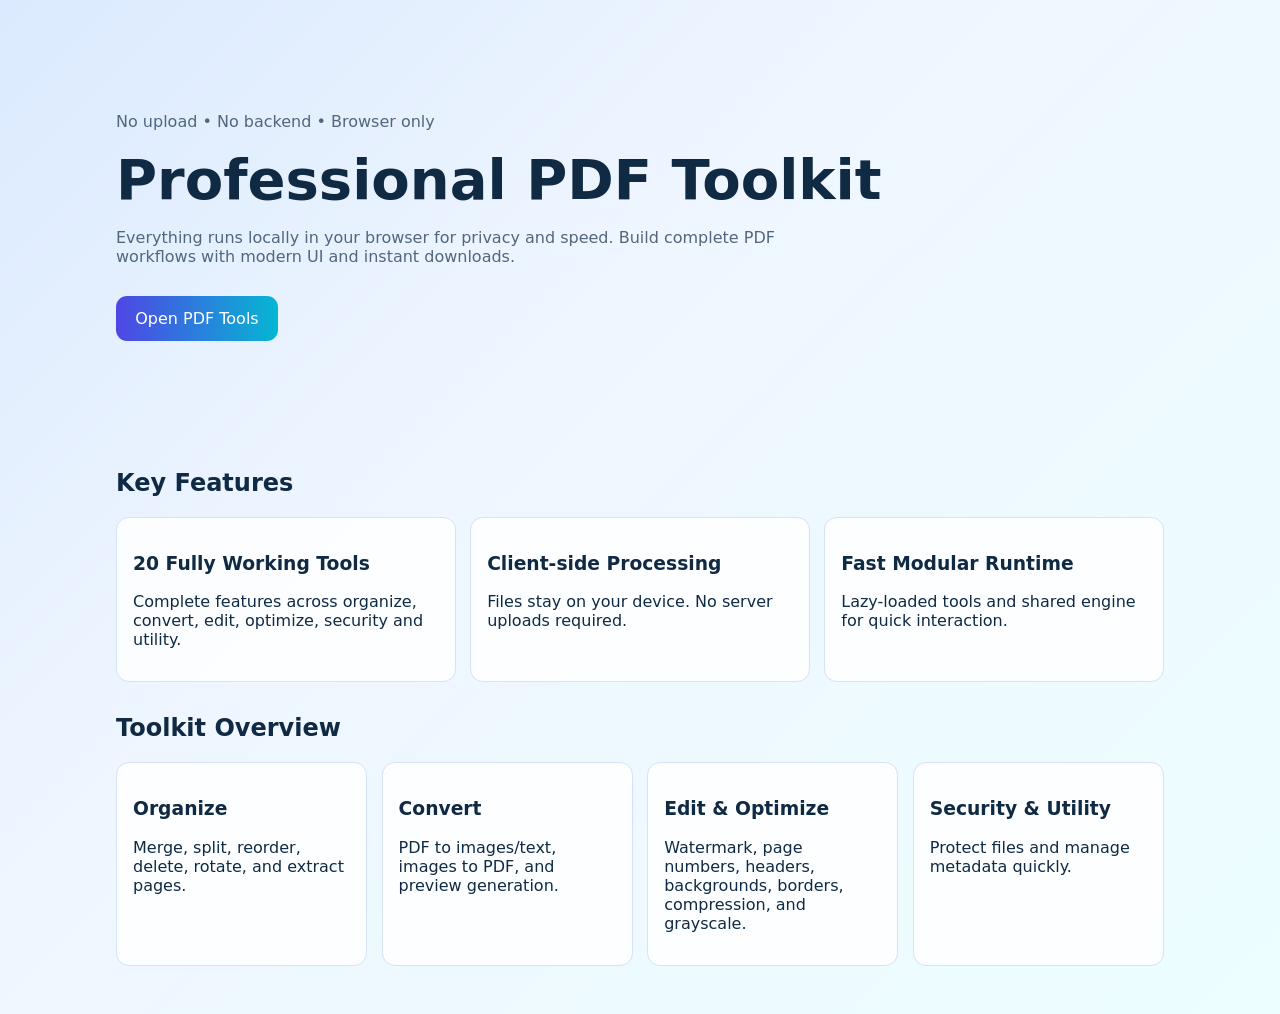
<file: index.html>
<!doctype html>
<html lang="en">
<head>
  <meta charset="UTF-8" />
  <meta name="viewport" content="width=device-width, initial-scale=1.0" />
  <title>PDF Tools - Client Side PDF Toolkit</title>
  <meta name="description" content="Use 20 professional PDF tools directly in your browser. Merge, split, convert, edit, optimize, and secure PDFs with zero server upload." />
  <meta name="keywords" content="pdf tools, merge pdf, split pdf, pdf to image, image to pdf, pdf metadata" />
  <meta property="og:title" content="PDF Tools - Browser PDF Toolkit" />
  <meta property="og:description" content="Fast and secure PDF toolkit that runs completely client-side." />
  <meta property="og:type" content="website" />
  <meta property="og:url" content="https://mranimesh360.github.io/pdf-tools/" />
  <link rel="canonical" href="https://mranimesh360.github.io/pdf-tools/" />
  <meta name="twitter:card" content="summary_large_image" />
  <link rel="stylesheet" href="css/main.css" />
  <script type="application/ld+json">
    {
      "@context": "https://schema.org",
      "@type": "SoftwareApplication",
      "name": "PDF Tools",
      "applicationCategory": "BusinessApplication",
      "operatingSystem": "Any",
      "url": "https://mranimesh360.github.io/pdf-tools/",
      "description": "Professional client-side PDF toolkit with 20 tools for organizing, converting, editing, optimizing, and securing PDFs."
    }
  </script>
</head>
<body>
  <header class="hero">
    <div class="container">
      <p class="small">No upload • No backend • Browser only</p>
      <h1>Professional PDF Toolkit</h1>
      <p>Everything runs locally in your browser for privacy and speed. Build complete PDF workflows with modern UI and instant downloads.</p>
      <a class="btn" href="tools.html">Open PDF Tools</a>
    </div>
  </header>

  <main class="container">
    <section>
      <h2>Key Features</h2>
      <div class="grid">
        <article class="card"><h3>20 Fully Working Tools</h3><p>Complete features across organize, convert, edit, optimize, security and utility.</p></article>
        <article class="card"><h3>Client-side Processing</h3><p>Files stay on your device. No server uploads required.</p></article>
        <article class="card"><h3>Fast Modular Runtime</h3><p>Lazy-loaded tools and shared engine for quick interaction.</p></article>
      </div>
    </section>

    <section>
      <h2>Toolkit Overview</h2>
      <div class="grid">
        <article class="card"><h3>Organize</h3><p>Merge, split, reorder, delete, rotate, and extract pages.</p></article>
        <article class="card"><h3>Convert</h3><p>PDF to images/text, images to PDF, and preview generation.</p></article>
        <article class="card"><h3>Edit & Optimize</h3><p>Watermark, page numbers, headers, backgrounds, borders, compression, and grayscale.</p></article>
        <article class="card"><h3>Security & Utility</h3><p>Protect files and manage metadata quickly.</p></article>
      </div>
    </section>
  </main>
</body>
</html>
</file>
<file: css/main.css>
:root {
  color-scheme: light;
  --text: #102a43;
  --muted: #52667d;
  --accent: #4f46e5;
  --line: #d6e2f7;
}
* { box-sizing: border-box; }
body {
  margin: 0;
  font-family: Inter, Segoe UI, system-ui, sans-serif;
  color: var(--text);
  background: linear-gradient(135deg, #dbeafe 0%, #eff6ff 40%, #ecfeff 100%);
}
.container { max-width: 1080px; margin: auto; padding: 1rem; }
.hero { padding: 5rem 0 4rem; }
.hero h1 { margin: 0; font-size: clamp(2rem, 5vw, 3.5rem); }
.hero p { color: var(--muted); max-width: 700px; }
.btn {
  display: inline-block;
  margin-top: .9rem;
  padding: .8rem 1.2rem;
  border-radius: .7rem;
  background: linear-gradient(90deg, #4f46e5, #06b6d4);
  color: #fff;
  text-decoration: none;
}
section { margin: 2rem 0; }
.grid { display: grid; gap: .9rem; grid-template-columns: repeat(auto-fit, minmax(220px, 1fr)); }
.card { background: rgba(255,255,255,.86); border: 1px solid var(--line); border-radius: .8rem; padding: 1rem; }
.small { color: var(--muted); }
</file>
